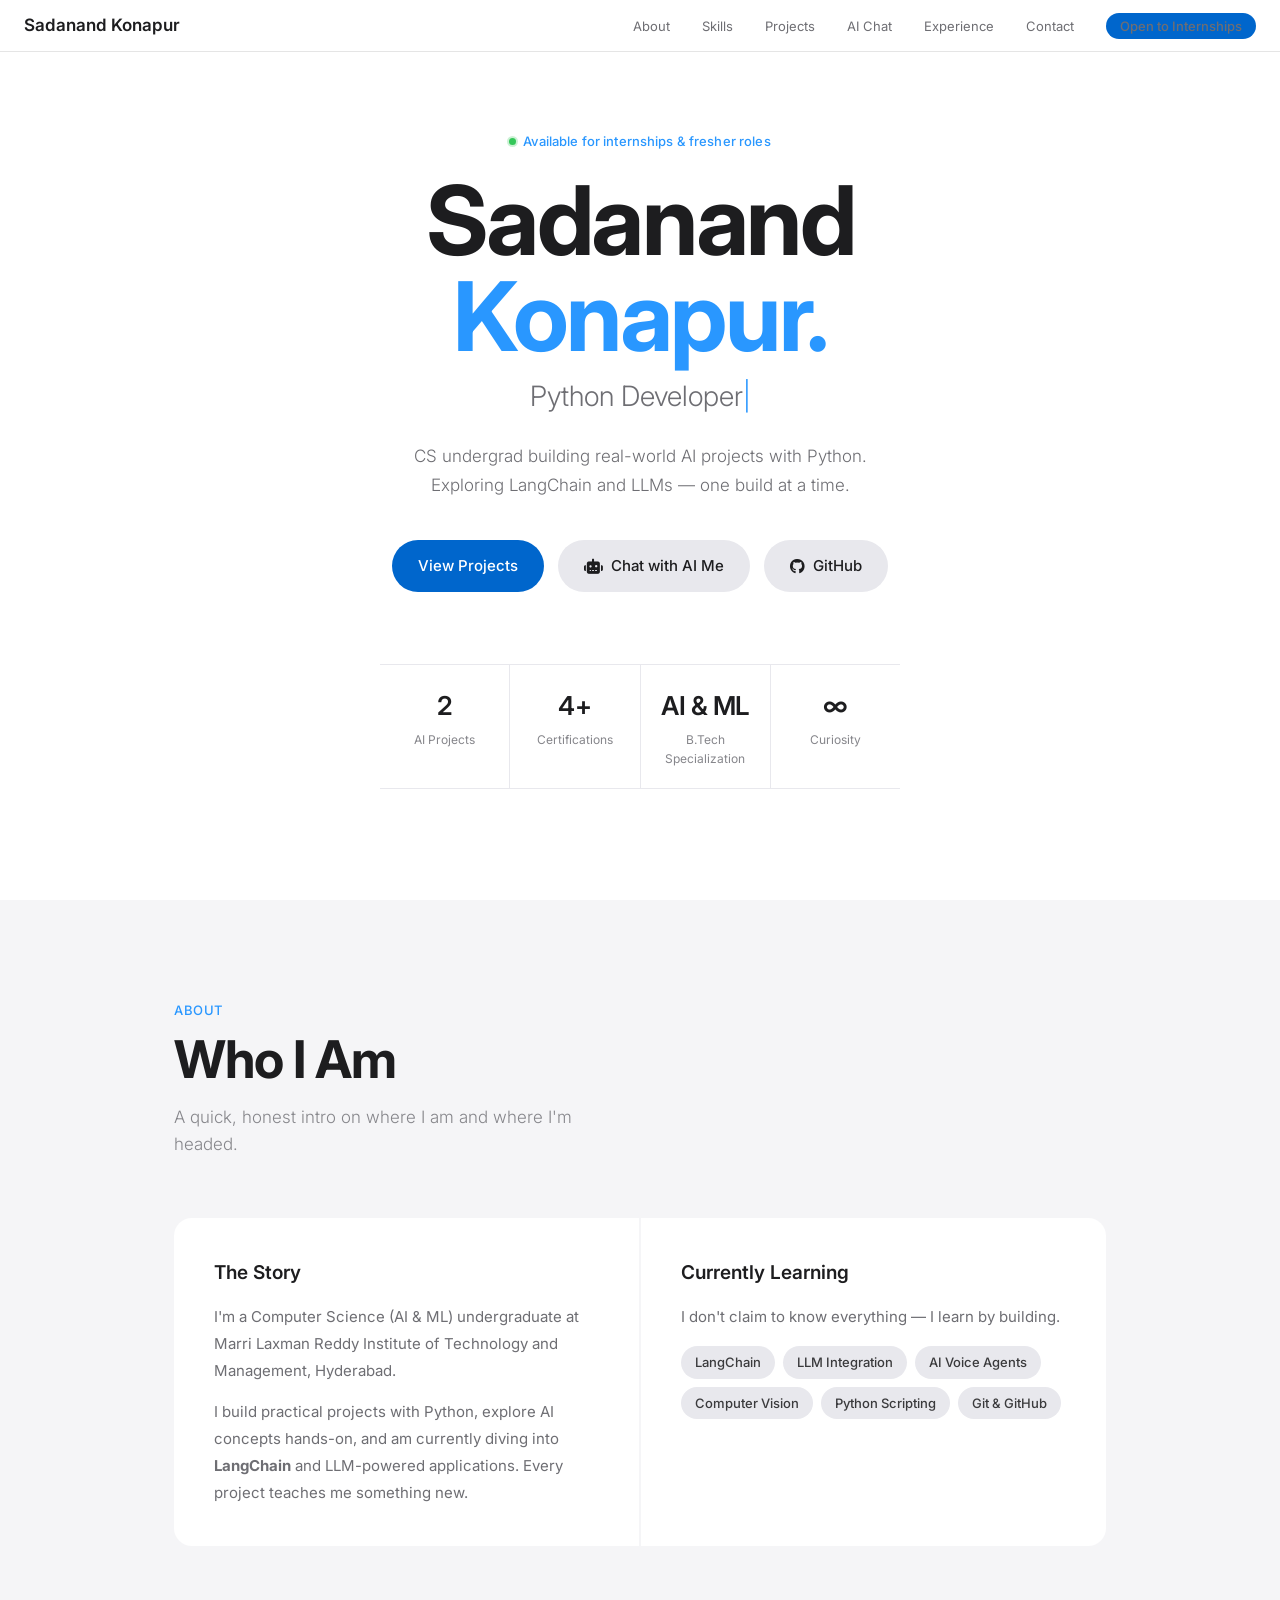
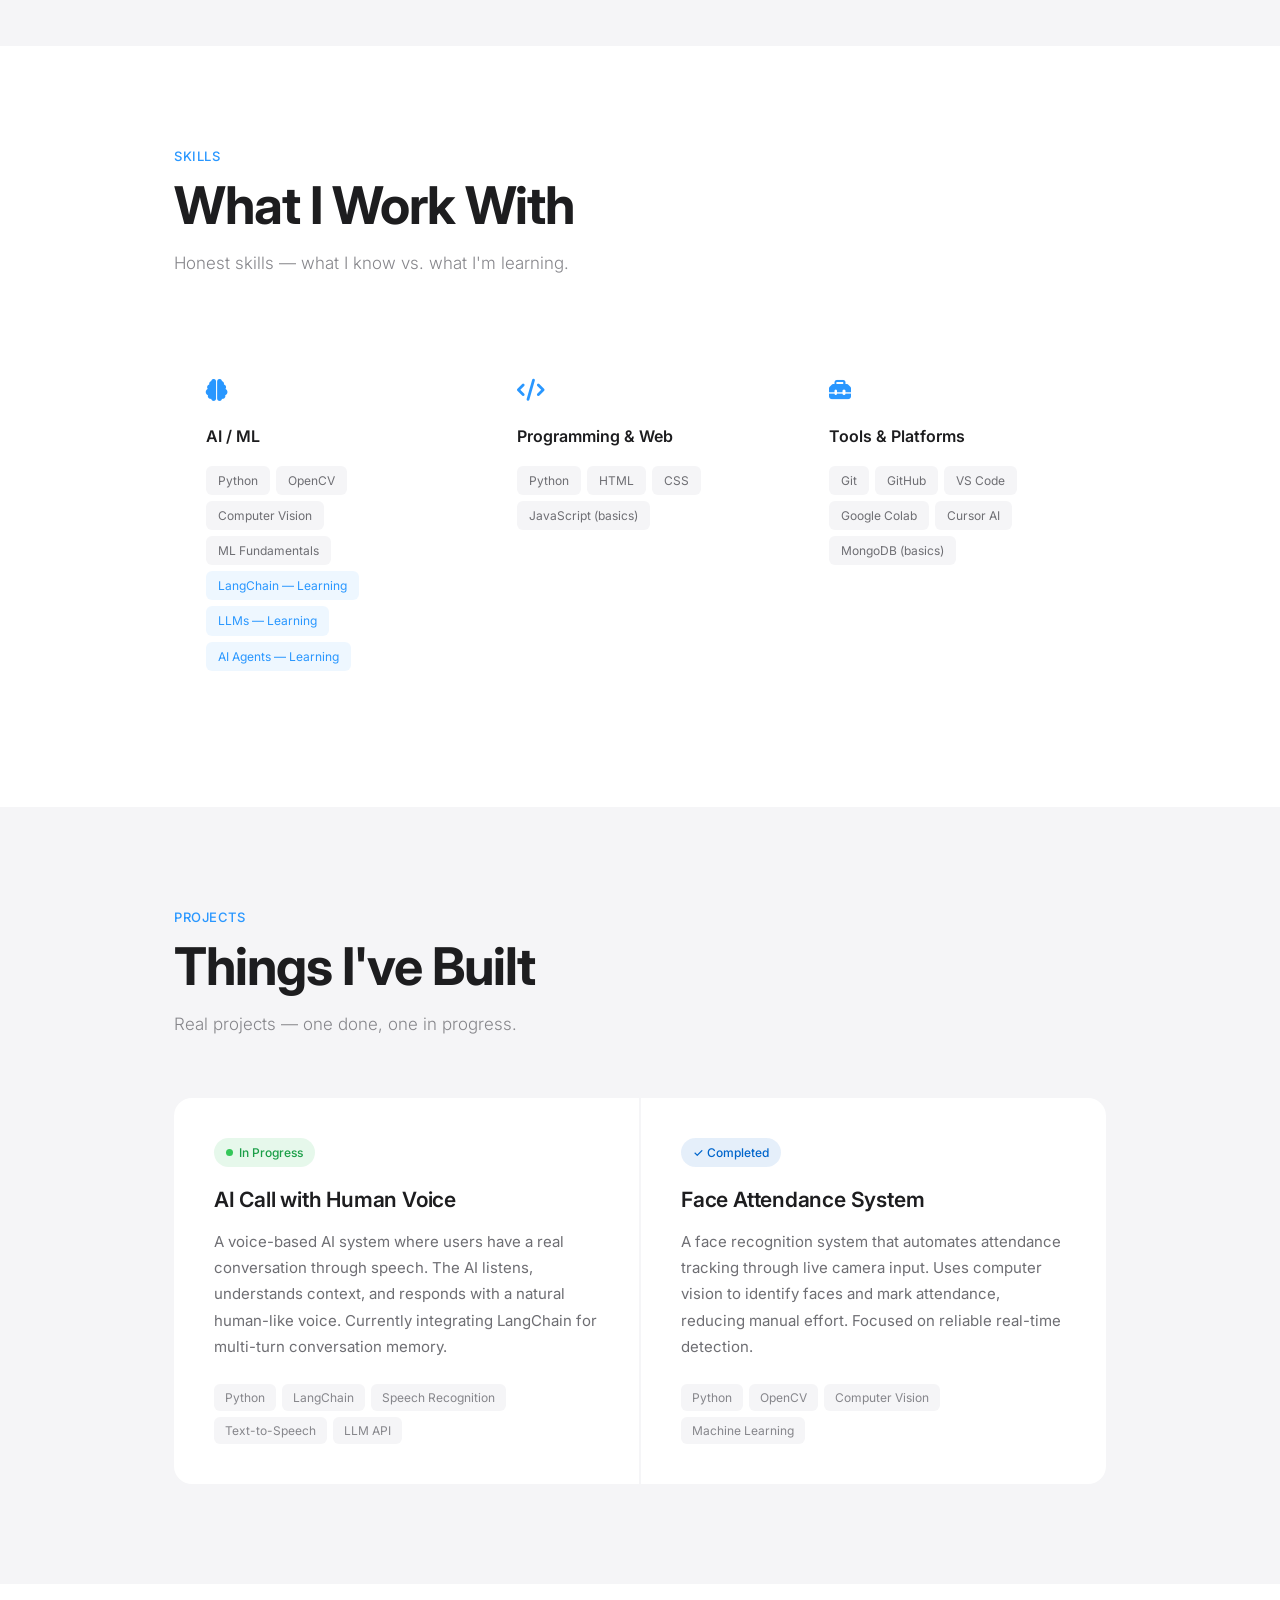
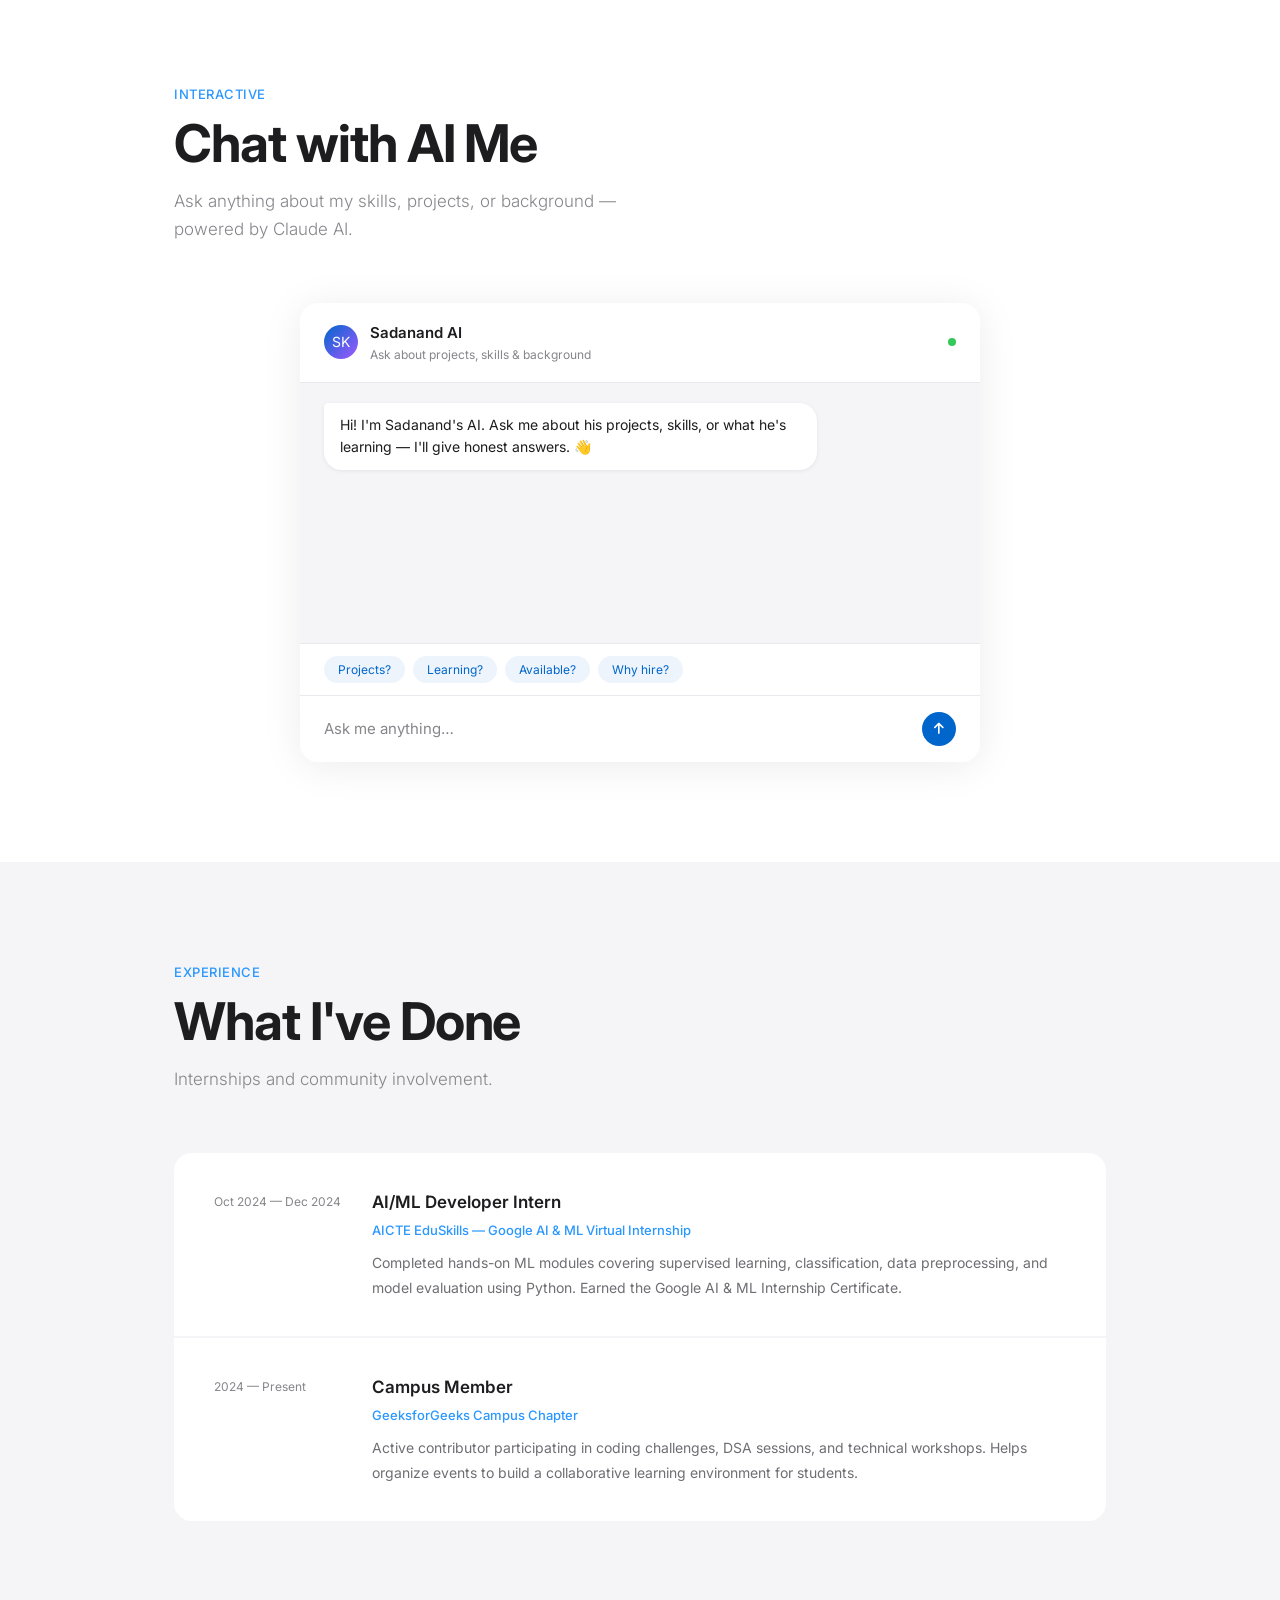
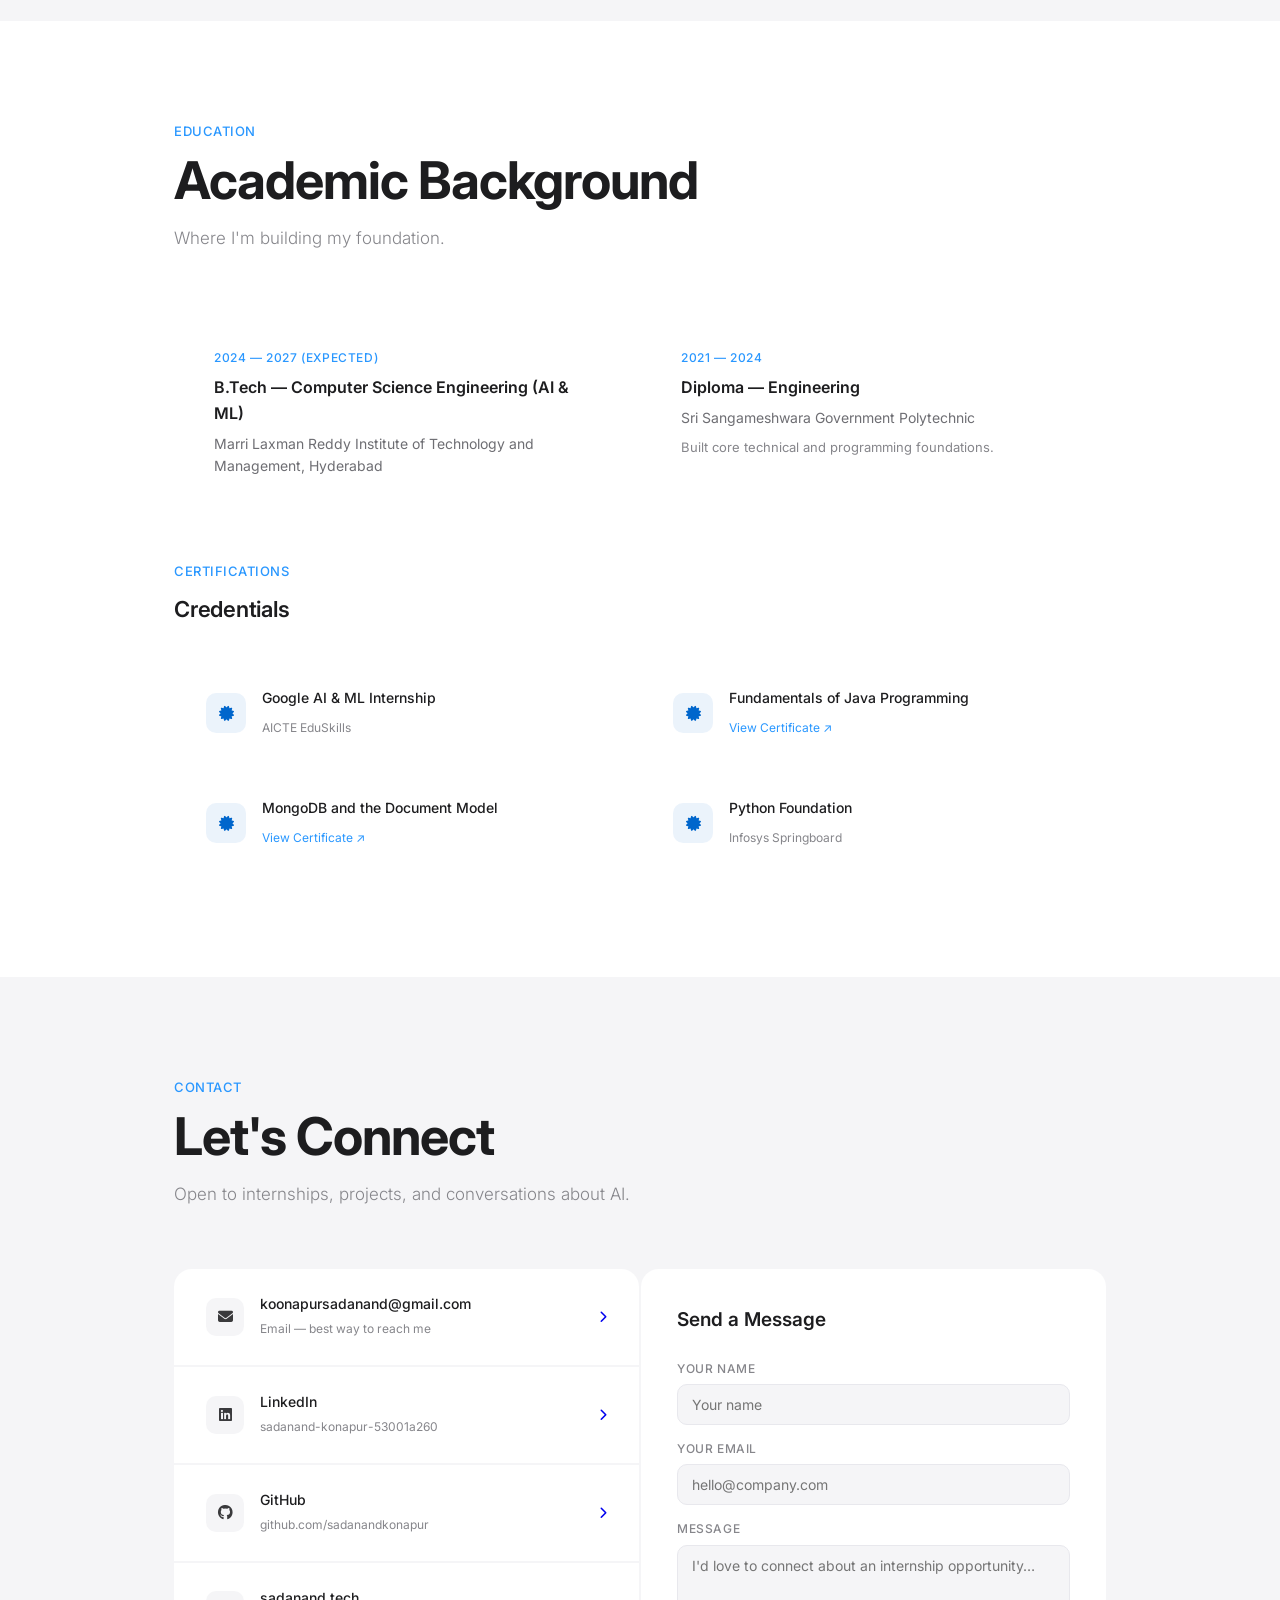
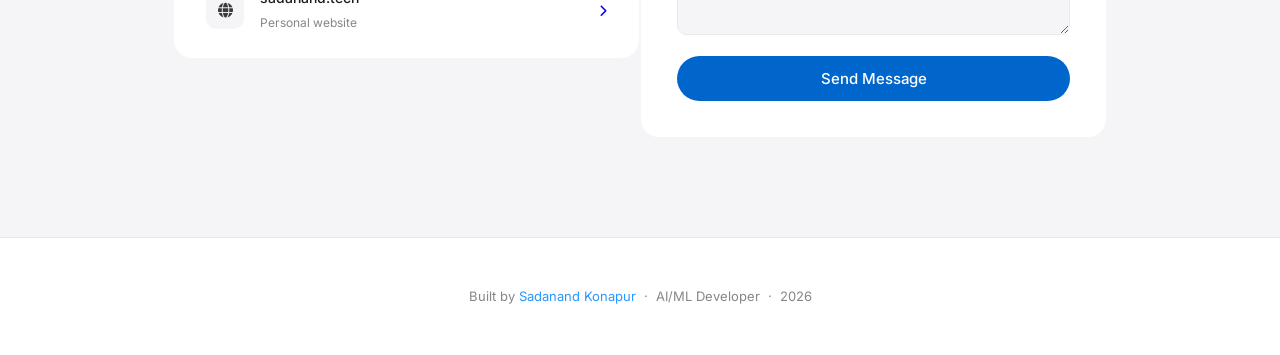
<file: index.html>
<!DOCTYPE html>
<html lang="en">
<head>
<meta charset="UTF-8"/>
<meta name="viewport" content="width=device-width,initial-scale=1.0"/>
<title>Sadanand Konapur — AI/ML Developer</title>
<link rel="preconnect" href="https://fonts.googleapis.com"/>
<link rel="preconnect" href="https://fonts.gstatic.com" crossorigin/>
<link href="https://fonts.googleapis.com/css2?family=Inter:wght@300;400;500;600&family=SF+Pro+Display:wght@700;800&display=swap" rel="stylesheet"/>
<link href="https://fonts.googleapis.com/css2?family=Inter:wght@300;400;500;600&display=swap" rel="stylesheet"/>
<link rel="stylesheet" href="https://cdnjs.cloudflare.com/ajax/libs/font-awesome/6.5.0/css/all.min.css"/>
<style>
*{margin:0;padding:0;box-sizing:border-box;}
:root{
  --black:#000;
  --white:#fff;
  --gray-50:#f5f5f7;
  --gray-100:#e8e8ed;
  --gray-200:#d2d2d7;
  --gray-400:#86868b;
  --gray-500:#6e6e73;
  --gray-700:#3a3a3c;
  --gray-900:#1d1d1f;
  --blue:#0066cc;
  --blue-light:#2997ff;
  --radius:18px;
}

html{scroll-behavior:smooth;-webkit-font-smoothing:antialiased;}
body{
  font-family:'Inter',sans-serif;
  background:var(--white);
  color:var(--gray-900);
  line-height:1.6;
  overflow-x:hidden;
}

/* ── NAV ── */
nav{
  position:fixed;top:0;left:0;right:0;z-index:999;
  height:52px;
  background:rgba(255,255,255,0.82);
  backdrop-filter:saturate(180%) blur(20px);
  -webkit-backdrop-filter:saturate(180%) blur(20px);
  border-bottom:1px solid rgba(0,0,0,0.1);
  display:flex;align-items:center;justify-content:space-between;
  padding:0 24px;
}
.nav-logo{
  font-size:17px;font-weight:600;color:var(--gray-900);letter-spacing:0;
}
.nav-links{display:flex;align-items:center;gap:32px;list-style:none;}
.nav-links a{
  font-size:13px;color:var(--gray-500);text-decoration:none;
  transition:color 0.2s;
}
.nav-links a:hover{color:var(--gray-900);}
.nav-pill{
  background:var(--blue);color:var(--white);
  font-size:12px;font-weight:500;
  padding:5px 14px;border-radius:100px;
  white-space:nowrap;
}
.menu-btn{display:none;background:none;border:none;font-size:18px;color:var(--gray-900);cursor:pointer;}

/* ── HERO ── */
#hero{
  min-height:100vh;
  display:flex;flex-direction:column;align-items:center;justify-content:center;
  text-align:center;
  padding:100px 24px 80px;
  background:var(--white);
}
.hero-eyebrow{
  display:inline-flex;align-items:center;gap:7px;
  font-size:13px;color:var(--blue-light);font-weight:500;
  margin-bottom:20px;
  letter-spacing:0.01em;
}
.live-dot{
  width:7px;height:7px;border-radius:50%;
  background:#34c759;
  box-shadow:0 0 0 2px rgba(52,199,89,0.25);
  animation:pulse 2s ease-in-out infinite;
}
@keyframes pulse{0%,100%{box-shadow:0 0 0 2px rgba(52,199,89,0.25);}50%{box-shadow:0 0 0 5px rgba(52,199,89,0);}}

.hero-name{
  font-size:clamp(48px,10vw,96px);
  font-weight:700;
  letter-spacing:-0.025em;
  line-height:1.0;
  color:var(--gray-900);
  margin-bottom:10px;
}
.hero-name .blue{color:var(--blue-light);}
.hero-role{
  font-size:clamp(18px,3vw,28px);
  font-weight:300;
  color:var(--gray-500);
  margin-bottom:24px;
  min-height:40px;
}
#typed-cursor{color:var(--blue-light);animation:blink 1s step-end infinite;}
@keyframes blink{50%{opacity:0;}}
.hero-desc{
  max-width:520px;
  font-size:17px;
  color:var(--gray-500);
  line-height:1.7;
  font-weight:300;
  margin:0 auto 40px;
}
.hero-btns{display:flex;gap:14px;justify-content:center;flex-wrap:wrap;}
.btn{
  display:inline-flex;align-items:center;gap:8px;
  padding:14px 26px;border-radius:980px;
  font-size:15px;font-weight:500;text-decoration:none;
  border:none;cursor:pointer;font-family:'Inter',sans-serif;
  transition:all 0.2s ease;
}
.btn-blue{background:var(--blue);color:var(--white);}
.btn-blue:hover{background:var(--blue-light);transform:scale(1.02);}
.btn-outline{background:var(--gray-100);color:var(--gray-900);}
.btn-outline:hover{background:var(--gray-200);transform:scale(1.02);}

/* Stats strip */
.hero-stats{
  display:flex;gap:0;
  margin-top:72px;
  border-top:1px solid var(--gray-100);
  border-bottom:1px solid var(--gray-100);
  width:100%;max-width:680px;
}
.stat-item{
  flex:1;padding:20px 10px;text-align:center;
  border-right:1px solid var(--gray-100);
}
.stat-item:last-child{border-right:none;}
.stat-num{font-size:26px;font-weight:600;color:var(--gray-900);letter-spacing:-0.02em;}
.stat-lbl{font-size:12px;color:var(--gray-400);margin-top:3px;}

/* ── SECTION BASE ── */
.section{padding:100px 24px;max-width:980px;margin:0 auto;}
.section-alt{background:var(--gray-50);}
.section-alt .section{max-width:100%;}
.section-alt .inner{max-width:980px;margin:0 auto;padding:100px 24px;}

.eyebrow{font-size:13px;font-weight:500;color:var(--blue-light);letter-spacing:0.04em;text-transform:uppercase;margin-bottom:10px;}
.section-heading{font-size:clamp(32px,5vw,52px);font-weight:700;letter-spacing:-0.02em;line-height:1.1;margin-bottom:16px;color:var(--gray-900);}
.section-sub{font-size:17px;color:var(--gray-400);font-weight:300;margin-bottom:60px;max-width:460px;}

.reveal{opacity:0;transform:translateY(28px);transition:opacity 0.65s ease,transform 0.65s ease;}
.reveal.in{opacity:1;transform:none;}

/* ── ABOUT ── */
.about-grid{display:grid;grid-template-columns:1fr 1fr;gap:2px;}
.about-card{
  background:var(--white);
  padding:40px;
}
.about-card:first-child{border-radius:var(--radius) 0 0 var(--radius);}
.about-card:last-child{border-radius:0 var(--radius) var(--radius) 0;}
.about-card h3{font-size:19px;font-weight:600;color:var(--gray-900);margin-bottom:14px;}
.about-card p{font-size:15px;color:var(--gray-500);line-height:1.8;}
.chip-list{display:flex;flex-wrap:wrap;gap:8px;margin-top:16px;}
.chip{
  font-size:13px;font-weight:500;
  padding:6px 14px;border-radius:100px;
  background:var(--gray-100);color:var(--gray-700);
}

/* ── SKILLS ── */
.skills-grid{display:grid;grid-template-columns:repeat(3,1fr);gap:2px;}
.skill-card{
  background:var(--white);padding:36px 32px;
}
.skill-card:first-child{border-radius:var(--radius) 0 0 var(--radius);}
.skill-card:last-child{border-radius:0 var(--radius) var(--radius) 0;}
.skill-icon{font-size:22px;margin-bottom:16px;color:var(--blue-light);}
.skill-card h3{font-size:16px;font-weight:600;color:var(--gray-900);margin-bottom:16px;}
.tag-wrap{display:flex;flex-wrap:wrap;gap:6px;}
.tag{font-size:12px;font-weight:400;color:var(--gray-500);background:var(--gray-50);padding:5px 12px;border-radius:6px;}
.tag.learn{color:var(--blue-light);background:rgba(41,151,255,0.08);}

/* ── PROJECTS ── */
.project-grid{display:grid;grid-template-columns:1fr 1fr;gap:2px;}
.project-card{
  background:var(--white);padding:40px;position:relative;overflow:hidden;
  display:flex;flex-direction:column;
}
.project-card:first-child{border-radius:var(--radius) 0 0 var(--radius);}
.project-card:last-child{border-radius:0 var(--radius) var(--radius) 0;}
.project-status{
  display:inline-flex;align-items:center;gap:6px;
  font-size:12px;font-weight:500;
  padding:5px 12px;border-radius:100px;
  margin-bottom:16px;
  width:fit-content;
}
.status-progress{background:rgba(52,199,89,0.12);color:#1a9e47;}
.status-done{background:rgba(0,102,204,0.1);color:var(--blue);}
.project-card h3{font-size:21px;font-weight:600;color:var(--gray-900);margin-bottom:12px;letter-spacing:-0.01em;}
.project-card p{font-size:15px;color:var(--gray-500);line-height:1.75;flex:1;}
.stack{display:flex;flex-wrap:wrap;gap:6px;margin-top:24px;}
.stack-tag{font-size:12px;color:var(--gray-400);background:var(--gray-50);padding:4px 11px;border-radius:6px;}

/* ── AI CHAT ── */
.ai-wrap{
  background:var(--white);
  border-radius:var(--radius);
  overflow:hidden;
  max-width:680px;margin:0 auto;
  box-shadow:0 4px 40px rgba(0,0,0,0.08);
}
.ai-topbar{
  display:flex;align-items:center;gap:12px;
  padding:18px 24px;
  border-bottom:1px solid var(--gray-100);
}
.ai-avatar{
  width:34px;height:34px;border-radius:50%;
  background:linear-gradient(135deg,var(--blue),#a259ff);
  display:flex;align-items:center;justify-content:center;
  font-size:14px;color:var(--white);
}
.ai-topbar-info h4{font-size:15px;font-weight:600;color:var(--gray-900);}
.ai-topbar-info p{font-size:12px;color:var(--gray-400);}
.ai-online{width:8px;height:8px;border-radius:50%;background:#34c759;margin-left:auto;}
.ai-msgs{
  padding:20px 24px;height:260px;overflow-y:auto;
  display:flex;flex-direction:column;gap:14px;
  background:var(--gray-50);
}
.ai-msgs::-webkit-scrollbar{width:4px;}
.ai-msgs::-webkit-scrollbar-thumb{background:var(--gray-200);border-radius:2px;}
.msg{display:flex;gap:10px;align-items:flex-end;}
.msg.user{flex-direction:row-reverse;}
.msg-bubble{
  max-width:78%;font-size:14px;line-height:1.6;
  padding:11px 16px;border-radius:18px;
}
.msg.ai .msg-bubble{background:var(--white);color:var(--gray-900);border-radius:4px 18px 18px 18px;box-shadow:0 1px 4px rgba(0,0,0,0.07);}
.msg.user .msg-bubble{background:var(--blue);color:var(--white);border-radius:18px 18px 4px 18px;}
.typing-dots{display:flex;gap:4px;padding:14px 16px;background:var(--white);border-radius:4px 18px 18px 18px;box-shadow:0 1px 4px rgba(0,0,0,0.07);}
.typing-dots span{width:6px;height:6px;border-radius:50%;background:var(--gray-400);animation:dot 1.2s ease-in-out infinite;}
.typing-dots span:nth-child(2){animation-delay:0.2s;}
.typing-dots span:nth-child(3){animation-delay:0.4s;}
@keyframes dot{0%,80%,100%{transform:translateY(0);}40%{transform:translateY(-5px);}}
.ai-suggestions{display:flex;gap:8px;flex-wrap:wrap;padding:12px 24px;border-top:1px solid var(--gray-100);}
.sug-btn{
  font-size:12px;color:var(--blue);background:rgba(0,102,204,0.07);
  border:none;padding:6px 14px;border-radius:100px;cursor:pointer;
  font-family:'Inter',sans-serif;transition:background 0.2s;
}
.sug-btn:hover{background:rgba(0,102,204,0.14);}
.ai-input-row{display:flex;gap:0;padding:16px 24px;border-top:1px solid var(--gray-100);background:var(--white);}
.ai-input{
  flex:1;border:none;background:transparent;font-family:'Inter',sans-serif;
  font-size:15px;color:var(--gray-900);outline:none;
}
.ai-input::placeholder{color:var(--gray-400);}
.ai-send{
  background:var(--blue);border:none;color:var(--white);
  width:34px;height:34px;border-radius:50%;cursor:pointer;
  display:flex;align-items:center;justify-content:center;font-size:13px;
  transition:background 0.2s,transform 0.1s;flex-shrink:0;
}
.ai-send:hover{background:var(--blue-light);}
.ai-send:active{transform:scale(0.95);}
.ai-send:disabled{opacity:0.4;cursor:not-allowed;}

/* ── EXPERIENCE ── */
.exp-list{display:flex;flex-direction:column;gap:2px;}
.exp-card{
  background:var(--white);
  padding:36px 40px;
  display:flex;gap:28px;align-items:flex-start;
}
.exp-card:first-child{border-radius:var(--radius) var(--radius) 0 0;}
.exp-card:last-child{border-radius:0 0 var(--radius) var(--radius);}
.exp-year{font-size:12px;color:var(--gray-400);min-width:130px;padding-top:3px;}
.exp-content h3{font-size:17px;font-weight:600;color:var(--gray-900);margin-bottom:4px;}
.exp-meta{font-size:13px;color:var(--blue-light);margin-bottom:10px;font-weight:500;}
.exp-content p{font-size:14px;color:var(--gray-500);line-height:1.75;}

/* ── EDUCATION ── */
.edu-grid{display:grid;grid-template-columns:1fr 1fr;gap:2px;}
.edu-card{background:var(--white);padding:36px 40px;}
.edu-card:first-child{border-radius:var(--radius) 0 0 var(--radius);}
.edu-card:last-child{border-radius:0 var(--radius) var(--radius) 0;}
.edu-year{font-size:12px;color:var(--blue-light);font-weight:500;margin-bottom:8px;text-transform:uppercase;letter-spacing:0.05em;}
.edu-card h3{font-size:16px;font-weight:600;color:var(--gray-900);margin-bottom:6px;}
.edu-card p{font-size:14px;color:var(--gray-500);line-height:1.6;}

/* ── CERTS ── */
.cert-grid{display:grid;grid-template-columns:repeat(2,1fr);gap:2px;}
.cert-card{background:var(--white);padding:28px 32px;display:flex;align-items:center;gap:16px;}
.cert-card:first-child{border-radius:var(--radius) 0 0 0;}
.cert-card:nth-child(2){border-radius:0 var(--radius) 0 0;}
.cert-card:nth-child(3){border-radius:0 0 0 var(--radius);}
.cert-card:last-child{border-radius:0 0 var(--radius) 0;}
.cert-icon-wrap{
  width:40px;height:40px;border-radius:10px;
  background:rgba(0,102,204,0.08);
  display:flex;align-items:center;justify-content:center;
  flex-shrink:0;color:var(--blue);font-size:15px;
}
.cert-card h4{font-size:14px;font-weight:500;color:var(--gray-900);margin-bottom:4px;}
.cert-card a{font-size:12px;color:var(--blue-light);text-decoration:none;}
.cert-card a:hover{text-decoration:underline;}
.cert-card span{font-size:12px;color:var(--gray-400);}

/* ── CONTACT ── */
.contact-grid{display:grid;grid-template-columns:1fr 1fr;gap:2px;}
.contact-links{display:flex;flex-direction:column;gap:2px;}
.contact-row{
  background:var(--white);padding:24px 32px;
  display:flex;align-items:center;gap:16px;
  text-decoration:none;transition:background 0.2s;
}
.contact-row:first-child{border-radius:var(--radius) var(--radius) 0 0;}
.contact-row:last-child{border-radius:0 0 var(--radius) var(--radius);}
.contact-row:hover{background:var(--gray-50);}
.contact-row-icon{
  width:38px;height:38px;border-radius:10px;
  background:var(--gray-50);
  display:flex;align-items:center;justify-content:center;
  color:var(--gray-700);font-size:15px;flex-shrink:0;
}
.contact-row strong{display:block;font-size:14px;font-weight:500;color:var(--gray-900);}
.contact-row span{font-size:12px;color:var(--gray-400);}
.contact-arrow{margin-left:auto;color:var(--gray-300);font-size:12px;}

.contact-form{
  background:var(--white);
  border-radius:var(--radius);
  padding:36px;
}
.contact-form h3{font-size:19px;font-weight:600;color:var(--gray-900);margin-bottom:24px;}
.form-row{margin-bottom:14px;}
.form-row label{display:block;font-size:12px;font-weight:500;color:var(--gray-400);text-transform:uppercase;letter-spacing:0.05em;margin-bottom:6px;}
.form-row input,.form-row textarea{
  width:100%;border:1px solid var(--gray-100);
  background:var(--gray-50);color:var(--gray-900);
  padding:11px 14px;border-radius:10px;
  font-family:'Inter',sans-serif;font-size:14px;outline:none;
  transition:border-color 0.2s,background 0.2s;
}
.form-row input:focus,.form-row textarea:focus{border-color:var(--blue);background:var(--white);}
.form-row textarea{resize:vertical;min-height:90px;}
.form-btn{
  width:100%;background:var(--blue);color:var(--white);
  border:none;padding:13px;border-radius:980px;
  font-family:'Inter',sans-serif;font-size:15px;font-weight:500;
  cursor:pointer;transition:background 0.2s,transform 0.1s;
}
.form-btn:hover{background:var(--blue-light);}
.form-btn:active{transform:scale(0.99);}
.form-note{font-size:13px;color:#1a9e47;margin-top:10px;display:none;}

/* ── FOOTER ── */
footer{
  padding:48px 24px;
  text-align:center;
  border-top:1px solid var(--gray-100);
}
footer p{font-size:13px;color:var(--gray-400);}
footer a{color:var(--blue-light);text-decoration:none;}

/* ── MOBILE ── */
@media(max-width:768px){
  nav{padding:0 16px;}
  .nav-links{display:none;position:fixed;top:52px;left:0;right:0;
    background:rgba(255,255,255,0.96);border-bottom:1px solid var(--gray-100);
    flex-direction:column;padding:8px 0;gap:0;}
  .nav-links.open{display:flex;}
  .nav-links a{padding:13px 24px;font-size:15px;}
  .nav-pill{display:none;}
  .menu-btn{display:block;}
  .about-grid,.project-grid,.edu-grid,.contact-grid,.cert-grid{grid-template-columns:1fr;}
  .about-card:first-child{border-radius:var(--radius) var(--radius) 0 0;}
  .about-card:last-child{border-radius:0 0 var(--radius) var(--radius);}
  .project-card:first-child{border-radius:var(--radius) var(--radius) 0 0;}
  .project-card:last-child{border-radius:0 0 var(--radius) var(--radius);}
  .edu-card:first-child{border-radius:var(--radius) var(--radius) 0 0;}
  .edu-card:last-child{border-radius:0 0 var(--radius) var(--radius);}
  .cert-card:first-child{border-radius:var(--radius) var(--radius) 0 0;}
  .cert-card:nth-child(2){border-radius:0;}
  .cert-card:nth-child(3){border-radius:0;}
  .cert-card:last-child{border-radius:0 0 var(--radius) var(--radius);}
  .skills-grid{grid-template-columns:1fr;}
  .skill-card:first-child{border-radius:var(--radius) var(--radius) 0 0;}
  .skill-card:last-child{border-radius:0 0 var(--radius) var(--radius);}
  .exp-card{flex-direction:column;gap:4px;}
  .exp-year{min-width:unset;}
  .hero-stats{flex-wrap:wrap;}
  .stat-item{min-width:130px;border-right:none;border-bottom:1px solid var(--gray-100);}
  .section{padding:72px 20px;}
  .section-alt .inner{padding:72px 20px;}
}

/* ── MISC ── */
@keyframes fadeUp{from{opacity:0;transform:translateY(18px);}to{opacity:1;transform:none;}}
.hero-inner > *{animation:fadeUp 0.7s ease both;}
.hero-eyebrow{animation-delay:0s;}
.hero-name{animation-delay:0.08s;}
.hero-role{animation-delay:0.16s;}
.hero-desc{animation-delay:0.22s;}
.hero-btns{animation-delay:0.28s;}
.hero-stats{animation-delay:0.36s;}
</style>
</head>
<body>

<!-- NAV -->
<nav id="nav">
  <div class="nav-logo">Sadanand Konapur</div>
  <button class="menu-btn" id="menuBtn"><i class="fa-solid fa-bars"></i></button>
  <ul class="nav-links" id="navLinks">
    <li><a href="#about">About</a></li>
    <li><a href="#skills">Skills</a></li>
    <li><a href="#projects">Projects</a></li>
    <li><a href="#ask-me">AI Chat</a></li>
    <li><a href="#experience">Experience</a></li>
    <li><a href="#contact">Contact</a></li>
    <li><a href="#contact" class="nav-pill">Open to Internships</a></li>
  </ul>
</nav>

<!-- HERO -->
<section id="hero">
  <div class="hero-inner" style="display:flex;flex-direction:column;align-items:center;">
    <div class="hero-eyebrow"><span class="live-dot"></span>Available for internships &amp; fresher roles</div>
    <h1 class="hero-name">Sadanand<br/><span class="blue">Konapur.</span></h1>
    <p class="hero-role"><span id="typed"></span><span id="typed-cursor">|</span></p>
    <p class="hero-desc">CS undergrad building real-world AI projects with Python. Exploring LangChain and LLMs — one build at a time.</p>
    <div class="hero-btns">
      <a href="#projects" class="btn btn-blue">View Projects</a>
      <a href="#ask-me" class="btn btn-outline"><i class="fa-solid fa-robot"></i> Chat with AI Me</a>
      <a href="https://github.com/sadanandkonapur" target="_blank" class="btn btn-outline"><i class="fab fa-github"></i> GitHub</a>
    </div>
    <div class="hero-stats">
      <div class="stat-item"><div class="stat-num">2</div><div class="stat-lbl">AI Projects</div></div>
      <div class="stat-item"><div class="stat-num">4+</div><div class="stat-lbl">Certifications</div></div>
      <div class="stat-item"><div class="stat-num">AI & ML</div><div class="stat-lbl">B.Tech Specialization</div></div>
      <div class="stat-item"><div class="stat-num">∞</div><div class="stat-lbl">Curiosity</div></div>
    </div>
  </div>
</section>

<!-- ABOUT -->
<div class="section-alt">
  <div class="inner reveal" id="about">
    <div class="eyebrow">About</div>
    <h2 class="section-heading">Who I Am</h2>
    <p class="section-sub">A quick, honest intro on where I am and where I'm headed.</p>
    <div class="about-grid">
      <div class="about-card">
        <h3>The Story</h3>
        <p>I'm a Computer Science (AI &amp; ML) undergraduate at Marri Laxman Reddy Institute of Technology and Management, Hyderabad.</p>
        <p style="margin-top:14px;">I build practical projects with Python, explore AI concepts hands-on, and am currently diving into <strong>LangChain</strong> and LLM-powered applications. Every project teaches me something new.</p>
      </div>
      <div class="about-card">
        <h3>Currently Learning</h3>
        <p style="margin-bottom:14px;">I don't claim to know everything — I learn by building.</p>
        <div class="chip-list">
          <span class="chip">LangChain</span>
          <span class="chip">LLM Integration</span>
          <span class="chip">AI Voice Agents</span>
          <span class="chip">Computer Vision</span>
          <span class="chip">Python Scripting</span>
          <span class="chip">Git &amp; GitHub</span>
        </div>
      </div>
    </div>
  </div>
</div>

<!-- SKILLS -->
<div class="section reveal" id="skills">
  <div class="eyebrow">Skills</div>
  <h2 class="section-heading">What I Work With</h2>
  <p class="section-sub">Honest skills — what I know vs. what I'm learning.</p>
  <div class="skills-grid">
    <div class="skill-card">
      <div class="skill-icon"><i class="fa-solid fa-brain"></i></div>
      <h3>AI / ML</h3>
      <div class="tag-wrap">
        <span class="tag">Python</span>
        <span class="tag">OpenCV</span>
        <span class="tag">Computer Vision</span>
        <span class="tag">ML Fundamentals</span>
        <span class="tag learn">LangChain — Learning</span>
        <span class="tag learn">LLMs — Learning</span>
        <span class="tag learn">AI Agents — Learning</span>
      </div>
    </div>
    <div class="skill-card">
      <div class="skill-icon"><i class="fa-solid fa-code"></i></div>
      <h3>Programming &amp; Web</h3>
      <div class="tag-wrap">
        <span class="tag">Python</span>
        <span class="tag">HTML</span>
        <span class="tag">CSS</span>
        <span class="tag">JavaScript (basics)</span>
      </div>
    </div>
    <div class="skill-card">
      <div class="skill-icon"><i class="fa-solid fa-toolbox"></i></div>
      <h3>Tools &amp; Platforms</h3>
      <div class="tag-wrap">
        <span class="tag">Git</span>
        <span class="tag">GitHub</span>
        <span class="tag">VS Code</span>
        <span class="tag">Google Colab</span>
        <span class="tag">Cursor AI</span>
        <span class="tag">MongoDB (basics)</span>
      </div>
    </div>
  </div>
</div>

<!-- PROJECTS -->
<div class="section-alt">
  <div class="inner reveal" id="projects">
    <div class="eyebrow">Projects</div>
    <h2 class="section-heading">Things I've Built</h2>
    <p class="section-sub">Real projects — one done, one in progress.</p>
    <div class="project-grid">
      <div class="project-card">
        <div class="project-status status-progress"><span style="width:7px;height:7px;border-radius:50%;background:#34c759;display:inline-block;"></span> In Progress</div>
        <h3>AI Call with Human Voice</h3>
        <p>A voice-based AI system where users have a real conversation through speech. The AI listens, understands context, and responds with a natural human-like voice. Currently integrating LangChain for multi-turn conversation memory.</p>
        <div class="stack">
          <span class="stack-tag">Python</span>
          <span class="stack-tag">LangChain</span>
          <span class="stack-tag">Speech Recognition</span>
          <span class="stack-tag">Text-to-Speech</span>
          <span class="stack-tag">LLM API</span>
        </div>
      </div>
      <div class="project-card">
        <div class="project-status status-done">✓ Completed</div>
        <h3>Face Attendance System</h3>
        <p>A face recognition system that automates attendance tracking through live camera input. Uses computer vision to identify faces and mark attendance, reducing manual effort. Focused on reliable real-time detection.</p>
        <div class="stack">
          <span class="stack-tag">Python</span>
          <span class="stack-tag">OpenCV</span>
          <span class="stack-tag">Computer Vision</span>
          <span class="stack-tag">Machine Learning</span>
        </div>
      </div>
    </div>
  </div>
</div>

<!-- AI CHAT -->
<div class="section reveal" id="ask-me">
  <div class="eyebrow">Interactive</div>
  <h2 class="section-heading">Chat with AI Me</h2>
  <p class="section-sub">Ask anything about my skills, projects, or background — powered by Claude AI.</p>
  <div class="ai-wrap">
    <div class="ai-topbar">
      <div class="ai-avatar">SK</div>
      <div class="ai-topbar-info">
        <h4>Sadanand AI</h4>
        <p>Ask about projects, skills &amp; background</p>
      </div>
      <div class="ai-online"></div>
    </div>
    <div class="ai-msgs" id="aiMsgs">
      <div class="msg ai">
        <div class="msg-bubble">Hi! I'm Sadanand's AI. Ask me about his projects, skills, or what he's learning — I'll give honest answers. 👋</div>
      </div>
    </div>
    <div class="ai-suggestions">
      <button class="sug-btn" onclick="askQuick('What projects has Sadanand built?')">Projects?</button>
      <button class="sug-btn" onclick="askQuick('What is Sadanand currently learning?')">Learning?</button>
      <button class="sug-btn" onclick="askQuick('Is Sadanand available for internships?')">Available?</button>
      <button class="sug-btn" onclick="askQuick('What makes Sadanand stand out as a fresher?')">Why hire?</button>
    </div>
    <div class="ai-input-row">
      <input class="ai-input" id="aiInput" type="text" placeholder="Ask me anything…" onkeydown="if(event.key==='Enter')sendMsg()"/>
      <button class="ai-send" id="aiSendBtn" onclick="sendMsg()"><i class="fa-solid fa-arrow-up"></i></button>
    </div>
  </div>
</div>

<!-- EXPERIENCE -->
<div class="section-alt">
  <div class="inner reveal" id="experience">
    <div class="eyebrow">Experience</div>
    <h2 class="section-heading">What I've Done</h2>
    <p class="section-sub">Internships and community involvement.</p>
    <div class="exp-list">
      <div class="exp-card">
        <div class="exp-year">Oct 2024 — Dec 2024</div>
        <div class="exp-content">
          <h3>AI/ML Developer Intern</h3>
          <div class="exp-meta">AICTE EduSkills — Google AI &amp; ML Virtual Internship</div>
          <p>Completed hands-on ML modules covering supervised learning, classification, data preprocessing, and model evaluation using Python. Earned the Google AI &amp; ML Internship Certificate.</p>
        </div>
      </div>
      <div class="exp-card">
        <div class="exp-year">2024 — Present</div>
        <div class="exp-content">
          <h3>Campus Member</h3>
          <div class="exp-meta">GeeksforGeeks Campus Chapter</div>
          <p>Active contributor participating in coding challenges, DSA sessions, and technical workshops. Helps organize events to build a collaborative learning environment for students.</p>
        </div>
      </div>
    </div>
  </div>
</div>

<!-- EDUCATION -->
<div class="section reveal" id="education">
  <div class="eyebrow">Education</div>
  <h2 class="section-heading">Academic Background</h2>
  <p class="section-sub">Where I'm building my foundation.</p>
  <div class="edu-grid">
    <div class="edu-card">
      <div class="edu-year">2024 — 2027 (Expected)</div>
      <h3>B.Tech — Computer Science Engineering (AI &amp; ML)</h3>
      <p>Marri Laxman Reddy Institute of Technology and Management, Hyderabad</p>
    </div>
    <div class="edu-card">
      <div class="edu-year">2021 — 2024</div>
      <h3>Diploma — Engineering</h3>
      <p>Sri Sangameshwara Government Polytechnic</p>
      <p style="margin-top:8px;color:var(--gray-400);font-size:13px;">Built core technical and programming foundations.</p>
    </div>
  </div>

  <div style="margin-top:48px;">
    <div class="eyebrow" style="margin-bottom:10px;">Certifications</div>
    <h3 style="font-size:22px;font-weight:600;letter-spacing:-0.01em;margin-bottom:32px;color:var(--gray-900);">Credentials</h3>
    <div class="cert-grid">
      <div class="cert-card">
        <div class="cert-icon-wrap"><i class="fa-solid fa-certificate"></i></div>
        <div>
          <h4>Google AI &amp; ML Internship</h4>
          <span>AICTE EduSkills</span>
        </div>
      </div>
      <div class="cert-card">
        <div class="cert-icon-wrap"><i class="fa-solid fa-certificate"></i></div>
        <div>
          <h4>Fundamentals of Java Programming</h4>
          <a href="https://www.coursera.org/account/accomplishments/verify/FUSTAEQ8RS3" target="_blank">View Certificate ↗</a>
        </div>
      </div>
      <div class="cert-card">
        <div class="cert-icon-wrap"><i class="fa-solid fa-certificate"></i></div>
        <div>
          <h4>MongoDB and the Document Model</h4>
          <a href="https://learn.mongodb.com/c/my3mE7hTRB27LmrkEVRjvQ" target="_blank">View Certificate ↗</a>
        </div>
      </div>
      <div class="cert-card">
        <div class="cert-icon-wrap"><i class="fa-solid fa-certificate"></i></div>
        <div>
          <h4>Python Foundation</h4>
          <span>Infosys Springboard</span>
        </div>
      </div>
    </div>
  </div>
</div>

<!-- CONTACT -->
<div class="section-alt">
  <div class="inner reveal" id="contact">
    <div class="eyebrow">Contact</div>
    <h2 class="section-heading">Let's Connect</h2>
    <p class="section-sub">Open to internships, projects, and conversations about AI.</p>
    <div class="contact-grid">
      <div class="contact-links">
        <a class="contact-row" href="mailto:koonapursadanand@gmail.com">
          <div class="contact-row-icon"><i class="fas fa-envelope"></i></div>
          <div><strong>koonapursadanand@gmail.com</strong><span>Email — best way to reach me</span></div>
          <div class="contact-arrow"><i class="fa-solid fa-chevron-right"></i></div>
        </a>
        <a class="contact-row" href="https://linkedin.com/in/sadanand-konapur-53001a260" target="_blank">
          <div class="contact-row-icon"><i class="fab fa-linkedin"></i></div>
          <div><strong>LinkedIn</strong><span>sadanand-konapur-53001a260</span></div>
          <div class="contact-arrow"><i class="fa-solid fa-chevron-right"></i></div>
        </a>
        <a class="contact-row" href="https://github.com/sadanandkonapur" target="_blank">
          <div class="contact-row-icon"><i class="fab fa-github"></i></div>
          <div><strong>GitHub</strong><span>github.com/sadanandkonapur</span></div>
          <div class="contact-arrow"><i class="fa-solid fa-chevron-right"></i></div>
        </a>
        <a class="contact-row" href="https://sadanand.tech" target="_blank">
          <div class="contact-row-icon"><i class="fa-solid fa-globe"></i></div>
          <div><strong>sadanand.tech</strong><span>Personal website</span></div>
          <div class="contact-arrow"><i class="fa-solid fa-chevron-right"></i></div>
        </a>
      </div>
      <div class="contact-form">
        <h3>Send a Message</h3>
        <div class="form-row">
          <label>Your Name</label>
          <input type="text" id="cfName" placeholder="Your name"/>
        </div>
        <div class="form-row">
          <label>Your Email</label>
          <input type="email" id="cfEmail" placeholder="hello@company.com"/>
        </div>
        <div class="form-row">
          <label>Message</label>
          <textarea id="cfMsg" placeholder="I'd love to connect about an internship opportunity…"></textarea>
        </div>
        <button class="form-btn" onclick="submitForm()">Send Message</button>
        <div class="form-note" id="formNote">✓ Message copied! Send it to koonapursadanand@gmail.com</div>
      </div>
    </div>
  </div>
</div>

<footer>
  <p>Built by <a href="https://sadanand.tech" target="_blank">Sadanand Konapur</a> &nbsp;·&nbsp; AI/ML Developer &nbsp;·&nbsp; <span id="yr"></span></p>
</footer>

<script>
// Mobile menu
document.getElementById('menuBtn').addEventListener('click',()=>{
  document.getElementById('navLinks').classList.toggle('open');
});
document.querySelectorAll('.nav-links a').forEach(a=>{
  a.addEventListener('click',()=>document.getElementById('navLinks').classList.remove('open'));
});

// Typing effect
const roles=['Python Developer','AI/ML Enthusiast','Building with LangChain','CS Undergrad (AI & ML)','Open to Internships'];
let ri=0,ci=0,del=false;
const el=document.getElementById('typed');
function type(){
  if(!del){
    if(ci<roles[ri].length){el.textContent+=roles[ri][ci++];setTimeout(type,85);}
    else setTimeout(()=>{del=true;type();},2200);
  }else{
    if(ci>0){el.textContent=roles[ri].substring(0,--ci);setTimeout(type,40);}
    else{del=false;ri=(ri+1)%roles.length;setTimeout(type,400);}
  }
}
setTimeout(type,700);

// Reveal
const obs=new IntersectionObserver(entries=>{
  entries.forEach(e=>{if(e.isIntersecting)e.target.classList.add('in');});
},{threshold:0.08});
document.querySelectorAll('.reveal').forEach(el=>obs.observe(el));

// Year
document.getElementById('yr').textContent=new Date().getFullYear();

// Contact form
function submitForm(){
  const n=document.getElementById('cfName').value;
  const em=document.getElementById('cfEmail').value;
  const m=document.getElementById('cfMsg').value;
  if(!n||!m){alert('Please fill in your name and message.');return;}
  const text=`From: ${n} (${em})\n\n${m}`;
  navigator.clipboard.writeText(text).catch(()=>{});
  document.getElementById('formNote').style.display='block';
}

// AI Chat
const CONTEXT=`You are Sadanand Konapur's AI portfolio assistant. Answer questions ONLY about Sadanand based on these facts:

NAME: Sadanand Konapur
ROLE: CS Undergrad specializing in AI & ML. Python developer. Fresher/student.
EMAIL: koonapursadanand@gmail.com
GITHUB: github.com/sadanandkonapur
LINKEDIN: linkedin.com/in/sadanand-konapur-53001a260
WEBSITE: sadanand.tech
LOCATION: Hyderabad, India

EDUCATION:
- B.Tech Computer Science (AI & ML) at Marri Laxman Reddy Institute of Technology and Management (2024-2027)
- Diploma in Engineering from Sri Sangameshwara Government Polytechnic (2021-2024)

SKILLS (honest):
- Python: can build small projects and scripts
- HTML, CSS: basic web
- Computer Vision with OpenCV
- Git, GitHub, VS Code, Google Colab
- MongoDB basics
- Currently LEARNING: LangChain, LLM integration, AI Agents (just started)

PROJECTS:
1. Face Attendance System (COMPLETED) - Face recognition using Python + OpenCV. Detects faces via camera, marks attendance automatically.
2. AI Call with Human Voice (IN PROGRESS) - Voice AI system. User speaks, AI understands and responds with human-like voice. Integrating LangChain for conversation memory.

EXPERIENCE:
- AICTE EduSkills Google AI & ML Virtual Internship (Oct-Dec 2024) - completed ML modules, earned certificate
- GeeksforGeeks Campus Chapter Member (2024-present) - coding challenges, workshops

CERTIFICATIONS:
- Google AI & ML Internship Certificate (AICTE EduSkills)
- Fundamentals of Java Programming (Coursera)
- MongoDB and the Document Model (MongoDB University)
- Python Foundation (Infosys Springboard)

PERSONALITY: Honest, eager to learn, passionate about AI, builds real projects to learn, not afraid to say he is still learning something.

AVAILABILITY: Open to internships and fresher roles in AI/ML, Python development, or related fields.

Keep answers short (2-4 sentences), friendly, honest. If asked something not about Sadanand, redirect. Don't make up skills or experience he doesn't have.`;

const msgs=[];
async function sendMsg(){
  const input=document.getElementById('aiInput');
  const q=input.value.trim();
  if(!q)return;
  input.value='';
  appendMsg('user',q);
  msgs.push({role:'user',content:q});
  const btn=document.getElementById('aiSendBtn');
  btn.disabled=true;
  const thinkEl=appendTyping();
  try{
    const res=await fetch('https://api.anthropic.com/v1/messages',{
      method:'POST',
      headers:{'Content-Type':'application/json'},
      body:JSON.stringify({
        model:'claude-sonnet-4-6',
        max_tokens:1000,
        system:CONTEXT,
        messages:msgs
      })
    });
    const data=await res.json();
    const reply=data.content?.find(b=>b.type==='text')?.text||"Sorry, I couldn't get a response right now.";
    thinkEl.remove();
    appendMsg('ai',reply);
    msgs.push({role:'assistant',content:reply});
  }catch(e){
    thinkEl.remove();
    appendMsg('ai',"Having trouble connecting. Feel free to email Sadanand at koonapursadanand@gmail.com!");
  }
  btn.disabled=false;
}
function askQuick(q){document.getElementById('aiInput').value=q;sendMsg();}
function appendMsg(who,text){
  const box=document.getElementById('aiMsgs');
  const d=document.createElement('div');
  d.className='msg '+who;
  d.innerHTML=`<div class="msg-bubble">${text}</div>`;
  box.appendChild(d);
  box.scrollTop=box.scrollHeight;
  return d;
}
function appendTyping(){
  const box=document.getElementById('aiMsgs');
  const d=document.createElement('div');
  d.className='msg ai';
  d.innerHTML=`<div class="typing-dots"><span></span><span></span><span></span></div>`;
  box.appendChild(d);
  box.scrollTop=box.scrollHeight;
  return d;
}
</script>
</body>
</html>
</file>
